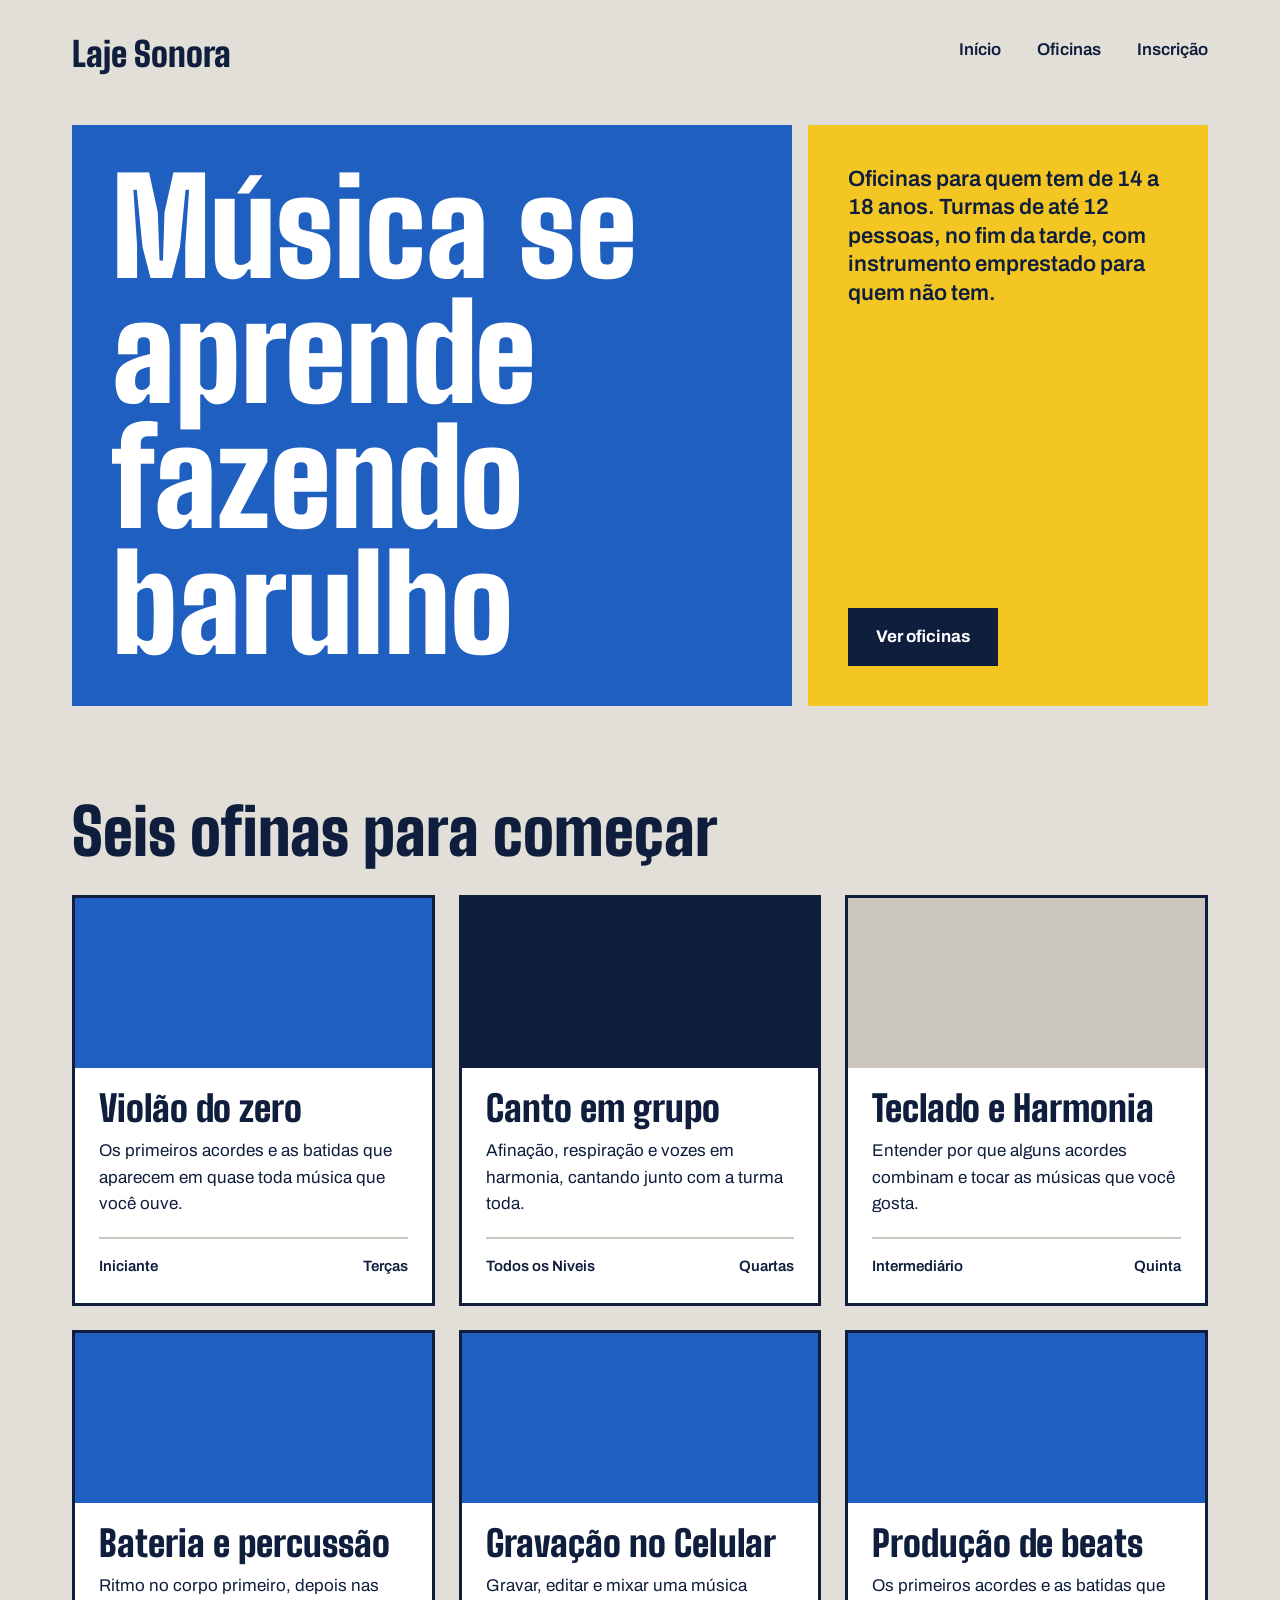
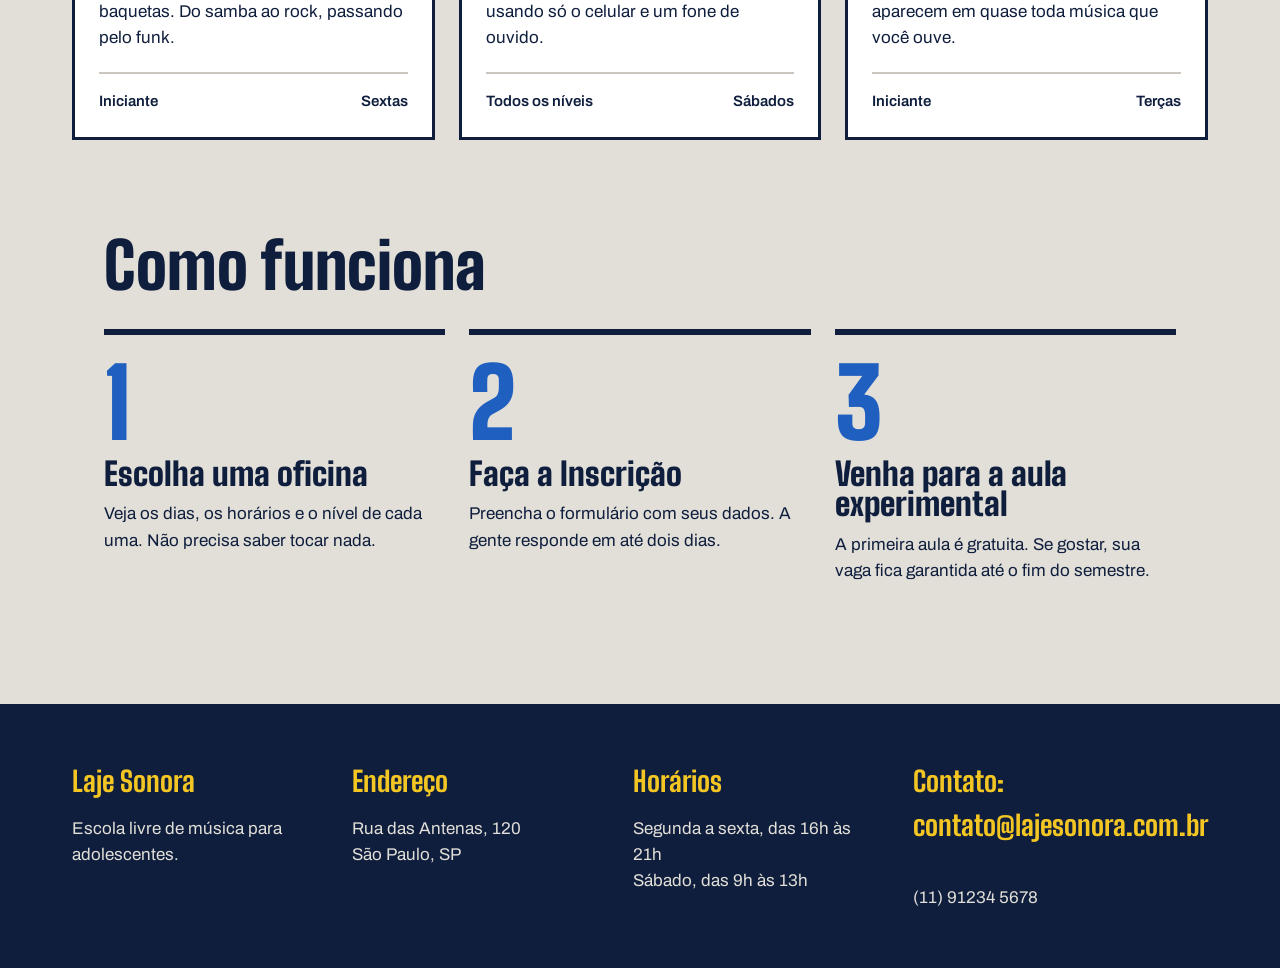
<file: index.html>
<!DOCTYPE html>
<html lang="pt-BR">

<head>
    <meta charset="UTF-8">
    <meta name="viewport" content="width=device-width, initial-scale=1.0">
    <title>Laje Sonora | Início </title>
    <link rel="stylesheet" href="index.css">

    <link rel="preconnect" href="https://fonts.googleapis.com">
    <link rel="preconnect" href="https://fonts.gstatic.com" crossorigin>
    <link
        href="https://fonts.googleapis.com/css2?family=Archivo:ital,wght@0,100..900;1,100..900&family=Big+Shoulders:opsz,wght@10..72,100..900&display=swap"
        rel="stylesheet">

    <link rel="preconnect" href="https://fonts.googleapis.com">
    <link rel="preconnect" href="https://fonts.gstatic.com" crossorigin>
    <link
        href="https://fonts.googleapis.com/css2?family=Archivo:ital,wght@0,100..900;1,100..900&family=Big+Shoulders:opsz,wght@10..72,100..900&display=swap"
        rel="stylesheet">

</head>

<body>
    <header class="conteudo topo">
        <a href="index.html" class="logo">Laje Sonora</a>

        <nav class="menu">
            <a href="index.html" class="atual">Início</a>
            <a href="oficinas.html" class="">Oficinas</a>
            <a href="inscricao.html" class="">Inscrição</a>
        </nav>
    </header>

    <main>
        <section class="conteudo cartazes">
            <div class="cartaz cartaz-principal">
                <h1>Música se aprende fazendo barulho</h1>
            </div>
            <div class="cartaz cartaz-lateral">
                <p>Oficinas para quem tem de 14 a 18 anos. Turmas de até 12 pessoas, no fim da tarde, com instrumento
                    emprestado para quem não tem.</p>
                <a href="oficinas.html" class="botao">Ver oficinas</a>
            </div>
        </section>
        <section class="conteudo secao">
            <h2 class="titulo-secao">Seis ofinas para começar</h2>
            <div class="cards">
                <article class="card">
                    <div class="foto foto-azul"></div>
                    <div class="card-texto">
                        <h3>Violão do zero</h3>
                        <p>Os primeiros acordes e as batidas que aparecem em quase toda música que você ouve.</p>
                        <div class="card-info">
                            <span>Iniciante</span>
                            <span>Terças</span>
                        </div>
                    </div>
                </article>
                <article class="card">
                    <div class="foto foto-tinta"></div>
                    <div class="card-texto">
                        <h3>Canto em grupo</h3>
                        <p>Afinação, respiração e vozes em harmonia, cantando junto com a turma toda.</p>
                        <div class="card-info">
                            <span>Todos os Niveis</span>
                            <span>Quartas</span>
                        </div>
                    </div>
                </article>
                <article class="card">
                    <div class="foto"></div>
                    <div class="card-texto">
                        <h3>Teclado e Harmonia</h3>
                        <p>Entender por que alguns acordes combinam e tocar as músicas que você gosta.</p>
                        <div class="card-info">
                            <span>Intermediário</span>
                            <span>Quinta</span>
                        </div>
                    </div>
                </article>
                <article class="card">
                    <div class="foto foto-azul"></div>
                    <div class="card-texto">
                        <h3>Bateria e percussão</h3>
                        <p>Ritmo no corpo primeiro, depois nas baquetas. Do samba ao rock, passando pelo funk.</p>
                        <div class="card-info">
                            <span>Iniciante</span>
                            <span>Sextas</span>
                        </div>
                    </div>
                </article>
                <article class="card">
                    <div class="foto foto-azul"></div>
                    <div class="card-texto">
                        <h3>Gravação no Celular</h3>
                        <p>Gravar, editar e mixar uma música usando só o celular e um fone de ouvido.</p>
                        <div class="card-info">
                            <span>Todos os níveis</span>
                            <span>Sábados</span>
                        </div>
                    </div>
                </article>
                <article class="card">
                    <div class="foto foto-azul"></div>
                    <div class="card-texto">
                        <h3>Produção de beats</h3>
                        <p>Os primeiros acordes e as batidas que aparecem em quase toda música que você ouve.</p>
                        <div class="card-info">
                            <span>Iniciante</span>
                            <span>Terças</span>
                        </div>
                    </div>
                </article>
                
            </div>
            <section class="conteudo secao">
                <h2 class="titulo-secao">Como funciona</h2>

                <div class="passos">
                    <div class="passo">
                        <p class="passo-numero">1</p>
                        <h3>Escolha uma oficina</h3>
                        <p>Veja os dias, os horários e o nível de cada uma. Não precisa saber tocar nada.</p>
                    </div>

                   <div class="passo">
                        <p class="passo-numero">2</p>
                        <h3>Faça a Inscrição</h3>
                        <p>Preencha o formulário com seus dados. A gente responde em até dois dias.</p>
                    </div>
                    
                    <div class="passo">
                        <p class="passo-numero">3</p>
                        <h3>Venha para a aula experimental</h3>
                        <p>A primeira aula é gratuita. Se gostar, sua vaga fica garantida até o fim do semestre.</p>
                    </div>

                </div>

            </section>
        </section>
    </main>

    <footer class="rodape">
        <div class="conteudo rodape-colunas">

            <div class="rodape-coluna">
                <h4>Laje Sonora</h4>
                <p>Escola livre de música para adolescentes.<br></p>
            </div>

             <div class="rodape-coluna">
                <h4>Endereço</h4>
                <p>Rua das Antenas, 120<br>São Paulo, SP</p>
         
            </div>

             <div class="rodape-coluna">
                <h4>Horários</h4>
                <p>Segunda a sexta, das 16h às 21h<br>Sábado, das 9h às 13h</p>
            </div>

             <div class="rodape-coluna">
                <h4>Contato: contato@lajesonora.com.br</h4>
                <p><br>(11) 91234 5678</p>
            </div>

        </div>
    </footer>
</body>

</html>
</file>
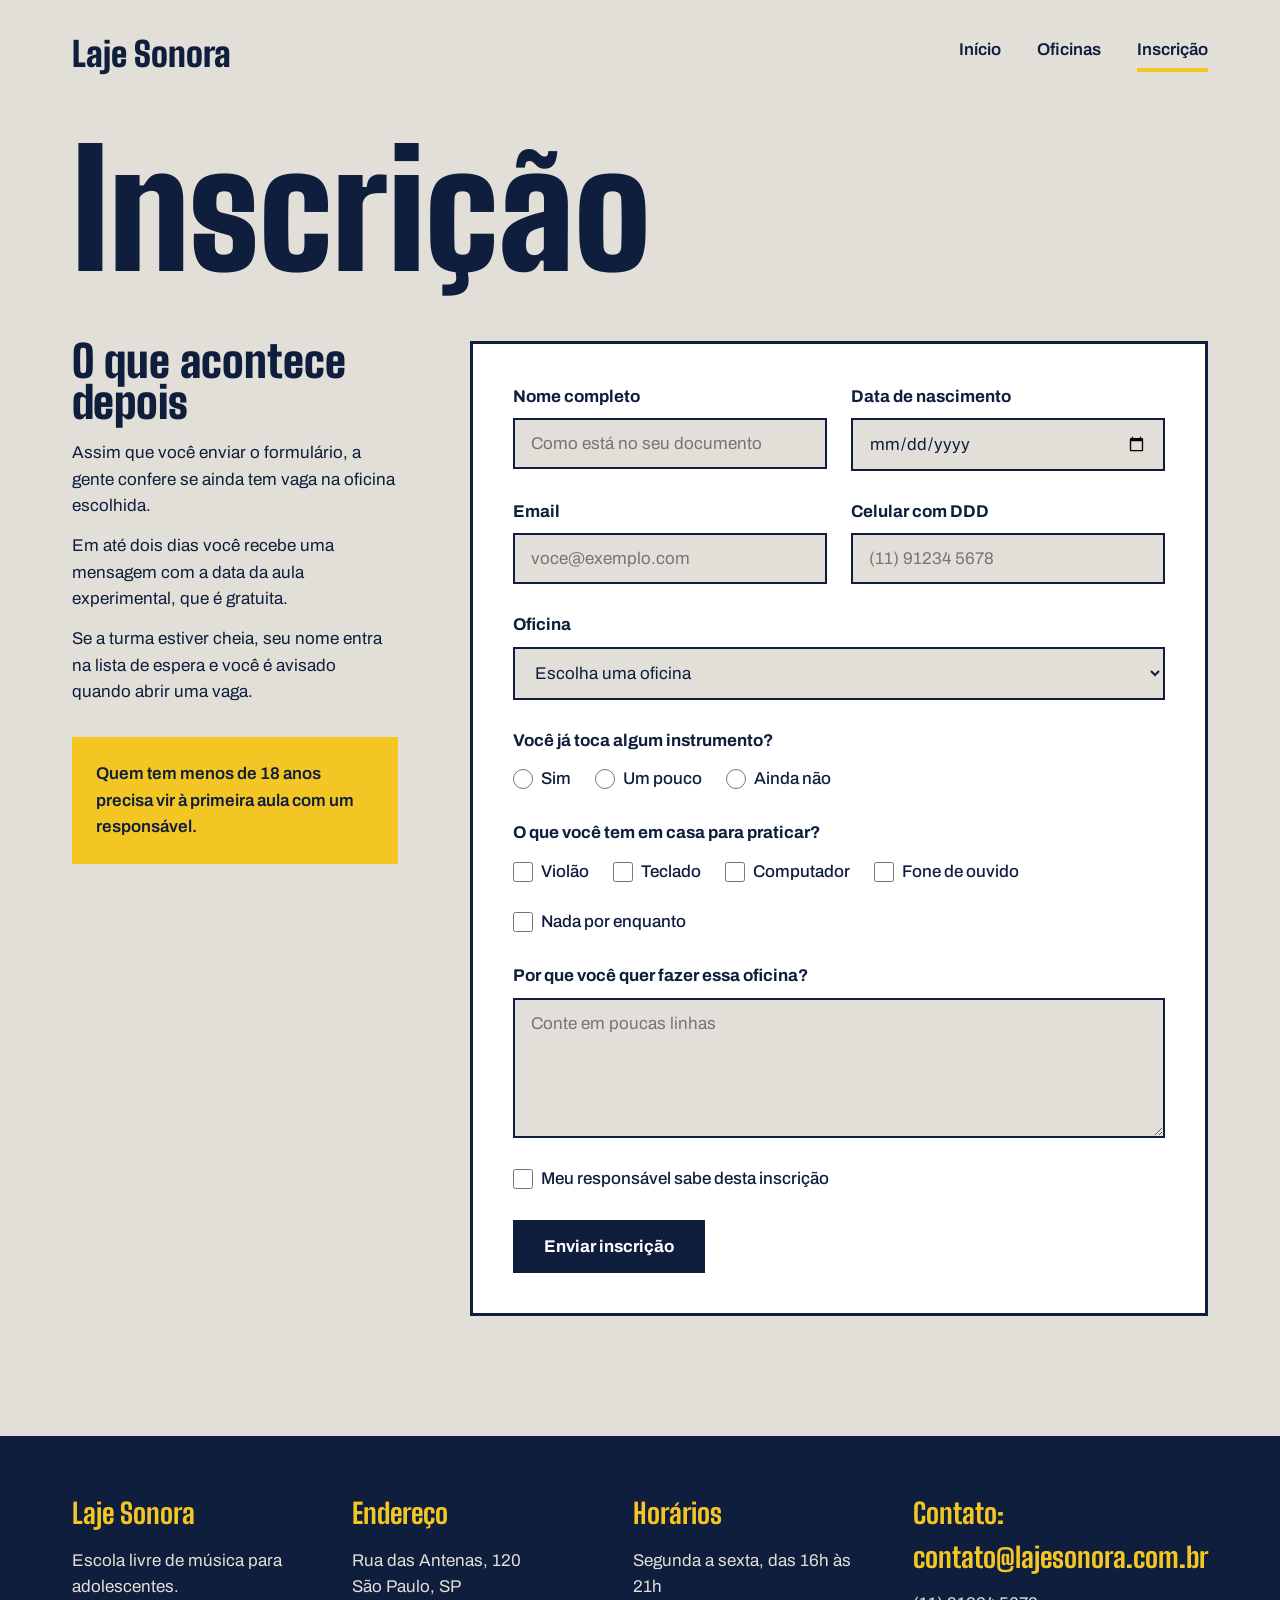
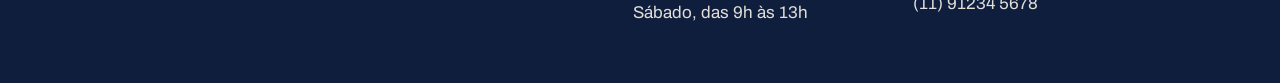
<file: inscricao.html>
<!DOCTYPE html>
<html lang="pt-BR">
<head>
    <meta charset="UTF-8">
    <meta name="viewport" content="width=device-width, initial-scale=1.0">
    <title>Laje Sonora | Inscrição</title>
    <link rel="stylesheet" href="inscricao.css">

    <link rel="preconnect" href="https://fonts.googleapis.com">
    <link rel="preconnect" href="https://fonts.gstatic.com" crossorigin>
    <link href="https://fonts.googleapis.com/css2?family=Archivo:ital,wght@0,100..900;1,100..900&family=Big+Shoulders:opsz,wght@10..72,100..900&display=swap" rel="stylesheet">
</head>
<body>

<header class="conteudo topo">
    <a href="index.html" class="logo">Laje Sonora</a>

    <nav class="menu">
        <a href="index.html">Início</a>
        <a href="oficinas.html">Oficinas</a>
        <a href="inscricao.html" class="atual">Inscrição</a>
    </nav>
</header>

<main class="conteudo">
    <h1 class="titulo-pagina">Inscrição</h1>

    <div class="inscricao">
        <section class="explicacao">
            <h2>O que acontece depois</h2>

            <p>Assim que você enviar o formulário, a gente confere se ainda tem vaga na oficina escolhida.</p>

            <p>Em até dois dias você recebe uma mensagem com a data da aula experimental, que é gratuita.</p>

            <p>Se a turma estiver cheia, seu nome entra na lista de espera e você é avisado quando abrir uma vaga.</p>

            <p class="aviso">Quem tem menos de 18 anos precisa vir à primeira aula com um responsável.</p>
        </section>

        <form class="formulario" action="#" method="post">

            <div class="linha">
                <div class="campo">
                    <label for="nome">Nome completo</label>
                    <input
                        type="text"
                        id="nome"
                        name="nome"
                        placeholder="Como está no seu documento"
                        required
                    >
                </div>

                <div class="campo">
                    <label for="nascimento">Data de nascimento</label>
                    <input
                        type="date"
                        id="nascimento"
                        name="nascimento"
                        required
                    >
                </div>
            </div>

            <div class="linha">
                <div class="campo">
                    <label for="email">Email</label>
                    <input
                        type="email"
                        id="email"
                        name="email"
                        placeholder="voce@exemplo.com"
                        required
                    >
                </div>

                <div class="campo">
                    <label for="telefone">Celular com DDD</label>
                    <input
                        type="tel"
                        id="telefone"
                        name="telefone"
                        placeholder="(11) 91234 5678"
                        required
                    >
                </div>
            </div>

            <div class="campo">
                <label for="oficina">Oficina</label>
                <select id="oficina" name="oficina" required>
                    <option value="">Escolha uma oficina</option>
                    <option value="violao">Violão do zero</option>
                    <option value="beats">Produção de beats</option>
                    <option value="canto">Canto em grupo</option>
                    <option value="teclado">Teclado e harmonia</option>
                    <option value="bateria">Bateria e percussão</option>
                    <option value="gravacao">Gravação no celular</option>
                </select>
            </div>

            <fieldset class="grupo">
                <legend>Você já toca algum instrumento?</legend>

                <div class="opcoes">
                    <div class="opcao">
                        <input type="radio" id="tocaSim" name="toca" value="sim">
                        <label for="tocaSim">Sim</label>
                    </div>

                    <div class="opcao">
                        <input type="radio" id="tocaPouco" name="toca" value="pouco">
                        <label for="tocaPouco">Um pouco</label>
                    </div>

                    <div class="opcao">
                        <input type="radio" id="tocaNao" name="toca" value="nao">
                        <label for="tocaNao">Ainda não</label>
                    </div>
                </div>
            </fieldset>

            <fieldset class="grupo">
                <legend>O que você tem em casa para praticar?</legend>

                <div class="opcoes">
                    <div class="opcao">
                        <input type="checkbox" id="temViolao" name="tem" value="violao">
                        <label for="temViolao">Violão</label>
                    </div>

                    <div class="opcao">
                        <input type="checkbox" id="temTeclado" name="tem" value="teclado">
                        <label for="temTeclado">Teclado</label>
                    </div>

                    <div class="opcao">
                        <input type="checkbox" id="temComputador" name="tem" value="computador">
                        <label for="temComputador">Computador</label>
                    </div>

                    <div class="opcao">
                        <input type="checkbox" id="temFone" name="tem" value="fone">
                        <label for="temFone">Fone de ouvido</label>
                    </div>

                    <div class="opcao">
                        <input type="checkbox" id="temNada" name="tem" value="nada">
                        <label for="temNada">Nada por enquanto</label>
                    </div>
                </div>
            </fieldset>

            <div class="campo">
                <label for="motivo">Por que você quer fazer essa oficina?</label>
                <textarea
                    id="motivo"
                    name="motivo"
                    placeholder="Conte em poucas linhas"
                ></textarea>
            </div>

            <div class="opcao">
                <input type="checkbox" id="responsavel" name="responsavel" required>
                <label for="responsavel">Meu responsável sabe desta inscrição</label>
            </div>

            <div>
                <button class="botao" type="submit">Enviar inscrição</button>
            </div>

        </form>
    </div>
</main>

<footer class="rodape">
    <div class="conteudo rodape-colunas">
        <div class="rodape-coluna">
            <h4>Laje Sonora</h4>
            <p>Escola livre de música para adolescentes.</p>
        </div>

        <div class="rodape-coluna">
            <h4>Endereço</h4>
            <p>Rua das Antenas, 120<br>São Paulo, SP</p>
        </div>

        <div class="rodape-coluna">
            <h4>Horários</h4>
            <p>Segunda a sexta, das 16h às 21h<br>Sábado, das 9h às 13h</p>
        </div>

        <div class="rodape-coluna">
            <h4>Contato: contato@lajesonora.com.br</h4>
            <p>(11) 91234 5678</p>
        </div>
    </div>
</footer>

</body>
</html>
</file>
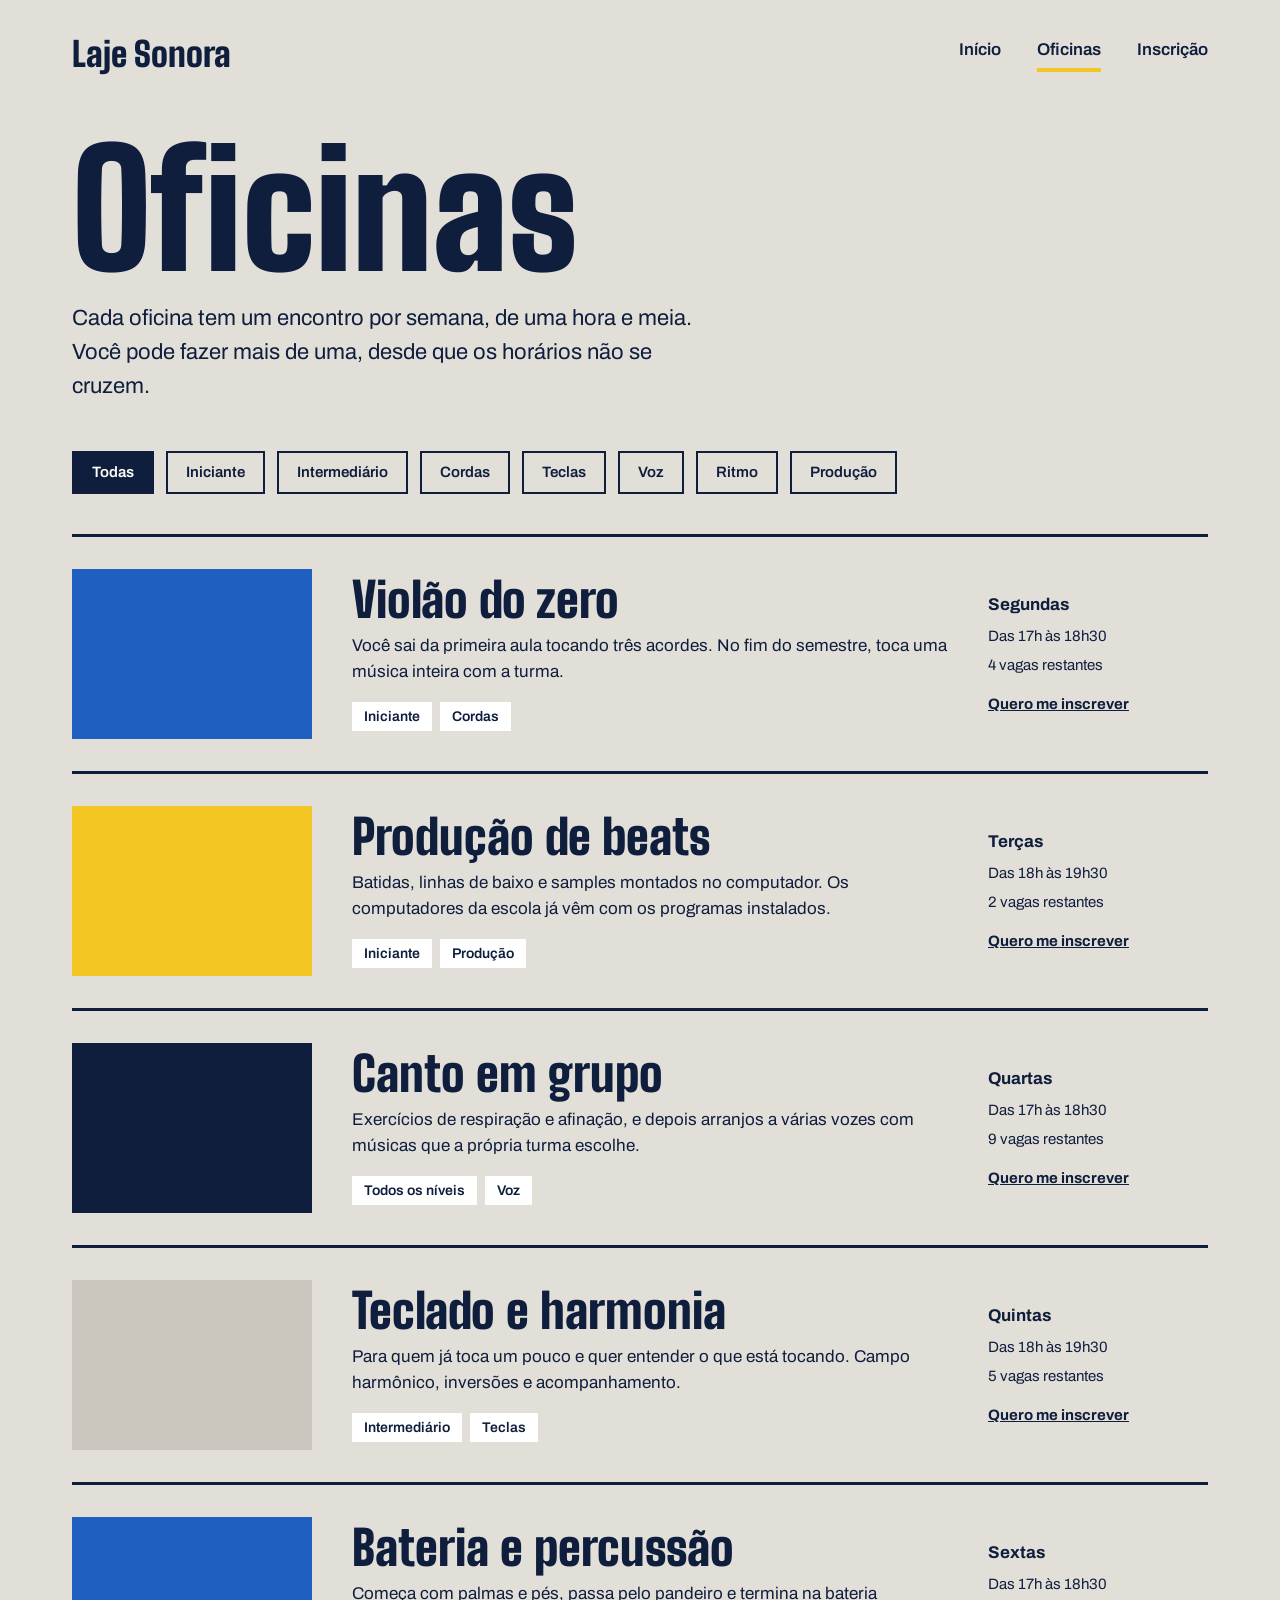
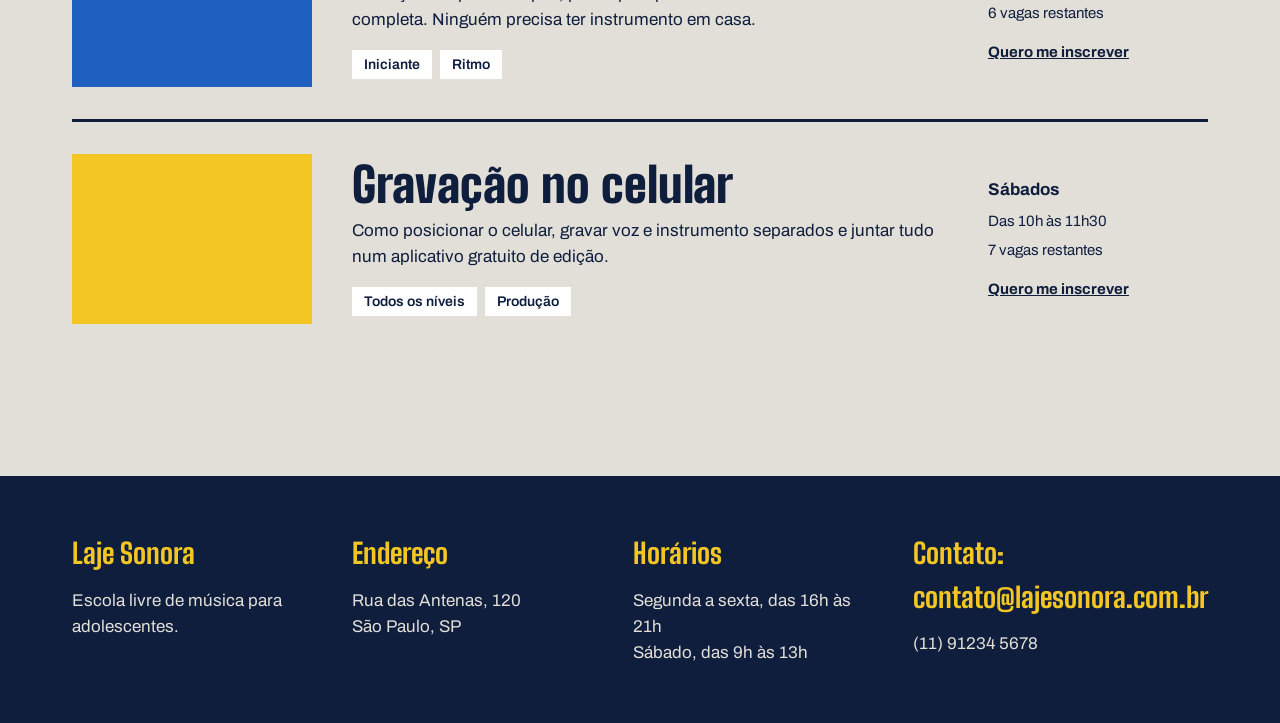
<file: oficinas.html>
<!DOCTYPE html>
<html lang="pt-BR">

<head>
    <meta charset="UTF-8">
    <meta name="viewport" content="width=device-width, initial-scale=1.0">
    <title>Laje Sonora | Oficinas</title>
    <link rel="stylesheet" href="oficinas.css">

    <link rel="preconnect" href="https://fonts.googleapis.com">
    <link rel="preconnect" href="https://fonts.gstatic.com" crossorigin>
    <link href="https://fonts.googleapis.com/css2?family=Archivo:ital,wght@0,100..900;1,100..900&family=Big+Shoulders:opsz,wght@10..72,100..900&display=swap" rel="stylesheet">
</head>

<body>

    <header class="conteudo topo">
        <a href="index.html" class="logo">Laje Sonora</a>

        <nav class="menu">
            <a href="index.html">Início</a>
            <a href="oficinas.html" class="atual">Oficinas</a>
            <a href="inscricao.html">Inscrição</a>
        </nav>
    </header>

    <main class="conteudo">

        <h1 class="titulo-pagina">Oficinas</h1>

        <p class="subtitulo-pagina">
            Cada oficina tem um encontro por semana, de uma hora e meia.
            Você pode fazer mais de uma, desde que os horários não se cruzem.
        </p>

        <div class="filtros">
            <span class="filtro ativo">Todas</span>
            <span class="filtro">Iniciante</span>
            <span class="filtro">Intermediário</span>
            <span class="filtro">Cordas</span>
            <span class="filtro">Teclas</span>
            <span class="filtro">Voz</span>
            <span class="filtro">Ritmo</span>
            <span class="filtro">Produção</span>
        </div>

        <div class="lista">

            <article class="oficina">
                <div class="foto foto-azul"></div>

                <div class="oficina-texto">
                    <h2>Violão do zero</h2>
                    <p>Você sai da primeira aula tocando três acordes. No fim do semestre, toca uma música inteira com a turma.</p>

                    <div class="etiquetas">
                        <span class="etiqueta">Iniciante</span>
                        <span class="etiqueta">Cordas</span>
                    </div>
                </div>

                <div class="oficina-detalhes">
                    <strong>Segundas</strong>
                    <span>Das 17h às 18h30</span>
                    <span>4 vagas restantes</span>
                    <a href="inscricao.html">Quero me inscrever</a>
                </div>
            </article>

            <article class="oficina">
                <div class="foto foto-amarela"></div>

                <div class="oficina-texto">
                    <h2>Produção de beats</h2>
                    <p>Batidas, linhas de baixo e samples montados no computador. Os computadores da escola já vêm com os programas instalados.</p>

                    <div class="etiquetas">
                        <span class="etiqueta">Iniciante</span>
                        <span class="etiqueta">Produção</span>
                    </div>
                </div>

                <div class="oficina-detalhes">
                    <strong>Terças</strong>
                    <span>Das 18h às 19h30</span>
                    <span>2 vagas restantes</span>
                    <a href="inscricao.html">Quero me inscrever</a>
                </div>
            </article>

            <article class="oficina">
                <div class="foto foto-tinta"></div>

                <div class="oficina-texto">
                    <h2>Canto em grupo</h2>
                    <p>Exercícios de respiração e afinação, e depois arranjos a várias vozes com músicas que a própria turma escolhe.</p>

                    <div class="etiquetas">
                        <span class="etiqueta">Todos os níveis</span>
                        <span class="etiqueta">Voz</span>
                    </div>
                </div>

                <div class="oficina-detalhes">
                    <strong>Quartas</strong>
                    <span>Das 17h às 18h30</span>
                    <span>9 vagas restantes</span>
                    <a href="inscricao.html">Quero me inscrever</a>
                </div>
            </article>

            <article class="oficina">
                <div class="foto"></div>

                <div class="oficina-texto">
                    <h2>Teclado e harmonia</h2>
                    <p>Para quem já toca um pouco e quer entender o que está tocando. Campo harmônico, inversões e acompanhamento.</p>

                    <div class="etiquetas">
                        <span class="etiqueta">Intermediário</span>
                        <span class="etiqueta">Teclas</span>
                    </div>
                </div>

                <div class="oficina-detalhes">
                    <strong>Quintas</strong>
                    <span>Das 18h às 19h30</span>
                    <span>5 vagas restantes</span>
                    <a href="inscricao.html">Quero me inscrever</a>
                </div>
            </article>

            <article class="oficina">
                <div class="foto foto-azul"></div>

                <div class="oficina-texto">
                    <h2>Bateria e percussão</h2>
                    <p>Começa com palmas e pés, passa pelo pandeiro e termina na bateria completa. Ninguém precisa ter instrumento em casa.</p>

                    <div class="etiquetas">
                        <span class="etiqueta">Iniciante</span>
                        <span class="etiqueta">Ritmo</span>
                    </div>
                </div>

                <div class="oficina-detalhes">
                    <strong>Sextas</strong>
                    <span>Das 17h às 18h30</span>
                    <span>6 vagas restantes</span>
                    <a href="inscricao.html">Quero me inscrever</a>
                </div>
            </article>

            <article class="oficina">
                <div class="foto foto-amarela"></div>

                <div class="oficina-texto">
                    <h2>Gravação no celular</h2>
                    <p>Como posicionar o celular, gravar voz e instrumento separados e juntar tudo num aplicativo gratuito de edição.</p>

                    <div class="etiquetas">
                        <span class="etiqueta">Todos os níveis</span>
                        <span class="etiqueta">Produção</span>
                    </div>
                </div>

                <div class="oficina-detalhes">
                    <strong>Sábados</strong>
                    <span>Das 10h às 11h30</span>
                    <span>7 vagas restantes</span>
                    <a href="inscricao.html">Quero me inscrever</a>
                </div>
            </article>

        </div>

    </main>

    <footer class="rodape">
        <div class="conteudo rodape-colunas">

            <div class="rodape-coluna">
                <h4>Laje Sonora</h4>
                <p>Escola livre de música para adolescentes.</p>
            </div>

            <div class="rodape-coluna">
                <h4>Endereço</h4>
                <p>Rua das Antenas, 120<br>São Paulo, SP</p>
            </div>

            <div class="rodape-coluna">
                <h4>Horários</h4>
                <p>Segunda a sexta, das 16h às 21h<br>Sábado, das 9h às 13h</p>
            </div>

            <div class="rodape-coluna">
                <h4>Contato: contato@lajesonora.com.br</h4>
                <p>(11) 91234 5678</p>
            </div>

        </div>
    </footer>

</body>
</html>
</file>
<file: index.css>
* {
    margin: 0;
    padding: 0;
    box-sizing: border-box;
}

:root {
    --concreto: #E2DFD8;
    --concreto-escuro: #CBC7BE;
    --tinta: #0F1E3D;
    --caixa-dagua: #1F5FBF;
    --fita: #F3C623;
    --branco: #FFFFFF;
    --fonte-cartaz: "Big Shoulders", "Arial Narrow", "sans-serif";
    --fonte-texto: "Archivo", Arial, sans-serif;
}

body {
    background-color: var(--concreto);
    color: var(--tinta);
    font-family: var(--fonte-texto);
    font-size: 17px;
    line-height: 1.55;
}

a {
    color: inherit;
}

h1, h2, h3 {
    font-family: var(--fonte-cartaz);
    font-weight: 900;
    line-height: 0.95;
}

.conteudo {
    max-width: 1200px;
    margin-inline: auto;
    padding-inline: 32px;
}

.logo {
    font-family: var(--fonte-cartaz); 
    font-size: 34px;
    font-weight: 900;
    text-decoration: none;
} 

.topo {
    padding-block: 28px;
    display: flex;
    justify-content: space-between;
    align-items: center;
}

.menu {
    display: flex;
    gap: 36px;
}

.menu a {
    font-weight: 600;
    text-decoration: none;
    padding-bottom: 4px;
    border-bottom: 4px solid transparent;
}

.menu a:hover {
    border-bottom-color: tinta;
}

.menu a.atual {
    border-bottom-color: fita;
}

.cartazes {
    margin-top: 16px;
    display: flex;
    gap: 16px;
}

.cartaz {
    padding: 40px;
}

.cartaz-principal {
    background-color: var(--caixa-dagua);
    color: var(--branco);
    flex: 2;
}

.cartaz-principal h1 {
    font-size: 132px;
    max-width: 9ch;
}

.cartaz-lateral {
    background-color: var(--fita);
    flex: 1;
    display: flex;
    flex-direction: column;
    justify-content: space-between;
    gap: 32px;
}

.cartaz-lateral p {
    font-size: 22px;
    font-weight: 600;
    line-height: 1.3;
}

.botao {
    background-color: var(--tinta);
    color: var(--branco);
    font-weight: 700;
    text-decoration: none;
    padding: 16px 28px;
    border: none;
    font-family: var(--fonte-texto);
    font-size: 17px;
    cursor: pointer;
}

.botao:hover {
    background-color: var(--caixa-dagua);
}

.cartaz-lateral {
    background-color: var(--fita);
    flex: 1;
    display: flex;
    flex-direction: column;
    justify-content: space-between;
    gap: 32px;
    align-items: flex-start;
}

.secao {
    margin-top: 96px;
}

.titulo-secao {
    font-size: 64px;
    margin-bottom: 32px;
}

.cards {
    display: flex;
    flex-wrap: wrap;
    gap: 24px;
}

.card {
    background-color: var(--branco);
    border: 3px solid var(--tinta);
    flex: 1 1 340px;
}

.card .foto {
    height: 170px;
}

.foto {
    background-color: var(--concreto-escuro);
}

.foto-azul {
    background-color: var(--caixa-dagua);
}

.foto-amarela {
    background-color: var(--fita);
}

.foto-tinta {
    background-color: var(--tinta);
}

.card-texto {
    padding: 24px;
}

.card h3 {
    font-size: 36px;
    margin-bottom: 12px;
}

.card-info {
    margin-top: 20px;
    padding-top: 16px;
    border-top: 2px solid var(--concreto-escuro);
    font-weight: 600;
    font-size: 15px;
    display: flex;
    justify-content: space-between;
}

.passos {
    display: flex;
    gap: 24px;
}

.passo {
    border-top: 6px solid var(--tinta);
    padding-top: 20px;
    flex: 1;
}

.passo-numero {
    font-family: var(--fonte-cartaz);
    font-size: 96px;
    font-weight: 900;
    line-height: 1;
    color: var(--caixa-dagua);
}

.passo h3 {
    font-size: 32px;
    margin-block: 8px 12px;
}

.rodape {
    margin-top: 120px;
    background-color: var(--tinta);
    color: var(--concreto);
    padding-block: 56px;
}

.rodape-colunas {
    display: flex;
    gap: 40px;
}

.rodape-coluna {
    flex: 1;
}

.rodape h4 {
    font-family: var(--fonte-cartaz);
    font-size: 28px;
    color: var(--fita);
    margin-bottom: 12px;
}

/* Responsividade */
@media (max-width: 800px) {
    .cartazes,
    .passos,
    .rodape-colunas {
        flex-direction: column;
    }

    .cartaz-principal h1 {
        font-size: 84px;
    }
}
</file>
<file: inscricao.css>
/* Reset */
* {
    margin: 0;
    padding: 0;
    box-sizing: border-box;
}

/* Variáveis */
:root {
    --concreto: #E2DFD8;
    --concreto-escuro: #CBC7BE;
    --tinta: #0F1E3D;
    --caixa-dagua: #1F5FBF;
    --fita: #F3C623;
    --branco: #FFFFFF;
    --fonte-cartaz: "Big Shoulders", "Arial Narrow", sans-serif;
    --fonte-texto: "Archivo", Arial, sans-serif;
}

/* Geral */
body {
    background-color: var(--concreto);
    color: var(--tinta);
    font-family: var(--fonte-texto);
    font-size: 17px;
    line-height: 1.55;
}

a {
    color: inherit;
}

h1, h2, h3 {
    font-family: var(--fonte-cartaz);
    font-weight: 900;
    line-height: 0.95;
}

.conteudo {
    max-width: 1200px;
    margin-inline: auto;
    padding-inline: 32px;
}

/* Topo */
.logo {
    font-family: var(--fonte-cartaz);
    font-size: 34px;
    font-weight: 900;
    text-decoration: none;
}

.topo {
    padding-block: 28px;
    display: flex;
    justify-content: space-between;
    align-items: center;
}

.menu {
    display: flex;
    gap: 36px;
}

.menu a {
    font-weight: 600;
    text-decoration: none;
    padding-bottom: 4px;
    border-bottom: 4px solid transparent;
}

.menu a:hover {
    border-bottom-color: var(--tinta);
}

.menu a.atual {
    border-bottom-color: var(--fita);
}

/* Título da página */
.titulo-pagina {
    font-size: 160px;
    margin-top: 24px;
}

/* Botão */
.botao {
    display: inline-block;
    background-color: var(--tinta);
    color: var(--branco);
    padding: 14px 28px;
    font-family: var(--fonte-texto);
    font-size: 17px;
    font-weight: 700;
    text-decoration: none;
    border: 3px solid var(--tinta);
    cursor: pointer;
}

.botao:hover {
    background-color: var(--fita);
    color: var(--tinta);
}

/* Inscrição */
.inscricao {
    margin-top: 56px;
    display: flex;
    gap: 72px;
}

/* Explicação */
.explicacao {
    flex: 1;
}

.explicacao h2 {
    font-size: 44px;
    margin-bottom: 16px;
}

.explicacao p + p {
    margin-top: 14px;
}

.explicacao .aviso {
    margin-top: 32px;
    padding: 24px;
    background-color: var(--fita);
    font-weight: 600;
}

/* Formulário */
.formulario {
    background-color: var(--branco);
    border: 3px solid var(--tinta);
    padding: 40px;
    flex: 2;
    display: flex;
    flex-direction: column;
    gap: 28px;
}

/* Linhas */
.linha {
    display: flex;
    gap: 24px;
}

/* Campos */
.campo {
    flex: 1;
    display: flex;
    flex-direction: column;
    gap: 8px;
}

/* Grupos de opções */
.grupo legend {
    margin-bottom: 12px;
}

.opcoes {
    display: flex;
    flex-wrap: wrap;
    gap: 24px;
}

.opcao {
    display: flex;
    align-items: center;
    gap: 8px;
}

/* Rodapé */
.rodape {
    margin-top: 120px;
    background-color: var(--tinta);
    color: var(--concreto);
    padding-block: 56px;
}

.rodape-colunas {
    display: flex;
    gap: 40px;
}

.rodape-coluna {
    flex: 1;
}

.rodape h4 {
    font-family: var(--fonte-cartaz);
    font-size: 28px;
    color: var(--fita);
    margin-bottom: 12px;
}


/* Labels e legendas */
.formulario label,
.formulario legend {
    font-weight: 700;
}

/* Fieldset */
.formulario fieldset {
    border: none;
}

/* Campos de digitação */
.formulario input[type="text"],
.formulario input[type="email"],
.formulario input[type="tel"],
.formulario input[type="date"],
.formulario select,
.formulario textarea {
    width: 100%;
    padding: 14px 16px;
    border: 2px solid var(--tinta);
    background-color: var(--concreto);
    font-family: var(--fonte-texto);
    font-size: 17px;
    color: var(--tinta);
}

/* Foco dos campos */
.formulario input:focus,
.formulario select:focus,
.formulario textarea:focus {
    outline: 3px solid var(--caixa-dagua);
    outline-offset: 2px;
    background-color: var(--branco);
}

/* Textarea */
.formulario textarea {
    height: 140px;
    resize: vertical;
}

/* Labels das opções */
.formulario .opcao label {
    font-weight: 500;
}

/* Radio e checkbox */
.formulario input[type="radio"],
.formulario input[type="checkbox"] {
    width: 20px;
    height: 20px;
    accent-color: var(--caixa-dagua);
}

/* Responsividade */
@media (max-width: 800px) {
    .inscricao,
    .linha,
    .rodape-colunas {
        flex-direction: column;
    }

    .titulo-pagina {
        font-size: 96px;
    }
}
</file>
<file: oficinas.css>
/* Reset */
* {
    margin: 0;
    padding: 0;
    box-sizing: border-box;
}

/* Variáveis */
:root {
    --concreto: #E2DFD8;
    --concreto-escuro: #CBC7BE;
    --tinta: #0F1E3D;
    --caixa-dagua: #1F5FBF;
    --fita: #F3C623;
    --branco: #FFFFFF;
    --fonte-cartaz: "Big Shoulders", "Arial Narrow", sans-serif;
    --fonte-texto: "Archivo", Arial, sans-serif;
}

/* Geral */
body {
    background-color: var(--concreto);
    color: var(--tinta);
    font-family: var(--fonte-texto);
    font-size: 17px;
    line-height: 1.55;
}

a {
    color: inherit;
}

h1, h2, h3 {
    font-family: var(--fonte-cartaz);
    font-weight: 900;
    line-height: 0.95;
}

.conteudo {
    max-width: 1200px;
    margin-inline: auto;
    padding-inline: 32px;
}

/* Topo */
.logo {
    font-family: var(--fonte-cartaz);
    font-size: 34px;
    font-weight: 900;
    text-decoration: none;
}

.topo {
    padding-block: 28px;
    display: flex;
    justify-content: space-between;
    align-items: center;
}

.menu {
    display: flex;
    gap: 36px;
}

.menu a {
    font-weight: 600;
    text-decoration: none;
    padding-bottom: 4px;
    border-bottom: 4px solid transparent;
}

.menu a:hover {
    border-bottom-color: var(--tinta);
}

.menu a.atual {
    border-bottom-color: var(--fita);
}

/* Título e subtítulo */
.titulo-pagina {
    font-size: 160px;
    margin-top: 24px;
}

.subtitulo-pagina {
    font-size: 22px;
    max-width: 640px;
    margin-top: 16px;
}

/* Filtros */
.filtros {
    margin-top: 48px;
    display: flex;
    flex-wrap: wrap;
    gap: 12px;
}

.filtro {
    border: 2px solid var(--tinta);
    padding: 8px 18px;
    font-weight: 600;
    font-size: 15px;
}

.filtro.ativo {
    background-color: var(--tinta);
    color: var(--branco);
}

/* Lista de oficinas */
.lista {
    margin-top: 40px;
}

.oficina {
    padding-block: 32px;
    border-top: 3px solid var(--tinta);
    display: flex;
    align-items: center;
    gap: 40px;
}

/* Fotos */
.foto {
    background-color: var(--concreto-escuro);
}

.foto-azul {
    background-color: var(--caixa-dagua);
}

.foto-amarela {
    background-color: var(--fita);
}

.foto-tinta {
    background-color: var(--tinta);
}

.oficina .foto {
    width: 240px;
    height: 170px;
    flex-shrink: 0;
}

/* Texto da oficina */
.oficina-texto {
    flex: 1;
}

.oficina h2 {
    font-size: 48px;
    margin-bottom: 10px;
}

/* Etiquetas */
.etiquetas {
    margin-top: 16px;
    display: flex;
    gap: 8px;
}

.etiqueta {
    background-color: var(--branco);
    padding: 4px 12px;
    font-size: 14px;
    font-weight: 600;
}

/* Detalhes */
.oficina-detalhes {
    width: 220px;
    font-size: 15px;
    display: flex;
    flex-direction: column;
    gap: 6px;
}

.oficina-detalhes strong {
    font-size: 17px;
}

.oficina-detalhes a {
    margin-top: 10px;
    font-weight: 700;
}

/* Rodapé */
.rodape {
    margin-top: 120px;
    background-color: var(--tinta);
    color: var(--concreto);
    padding-block: 56px;
}

.rodape-colunas {
    display: flex;
    gap: 40px;
}

.rodape-coluna {
    flex: 1;
}

.rodape h4 {
    font-family: var(--fonte-cartaz);
    font-size: 28px;
    color: var(--fita);
    margin-bottom: 12px;
}

/* Responsividade */
@media (max-width: 800px) {
    .oficina,
    .rodape-colunas {
        flex-direction: column;
        align-items: stretch;
    }

    .titulo-pagina {
        font-size: 96px;
    }

    .oficina .foto,
    .oficina-detalhes {
        width: 100%;
    }
}
</file>
